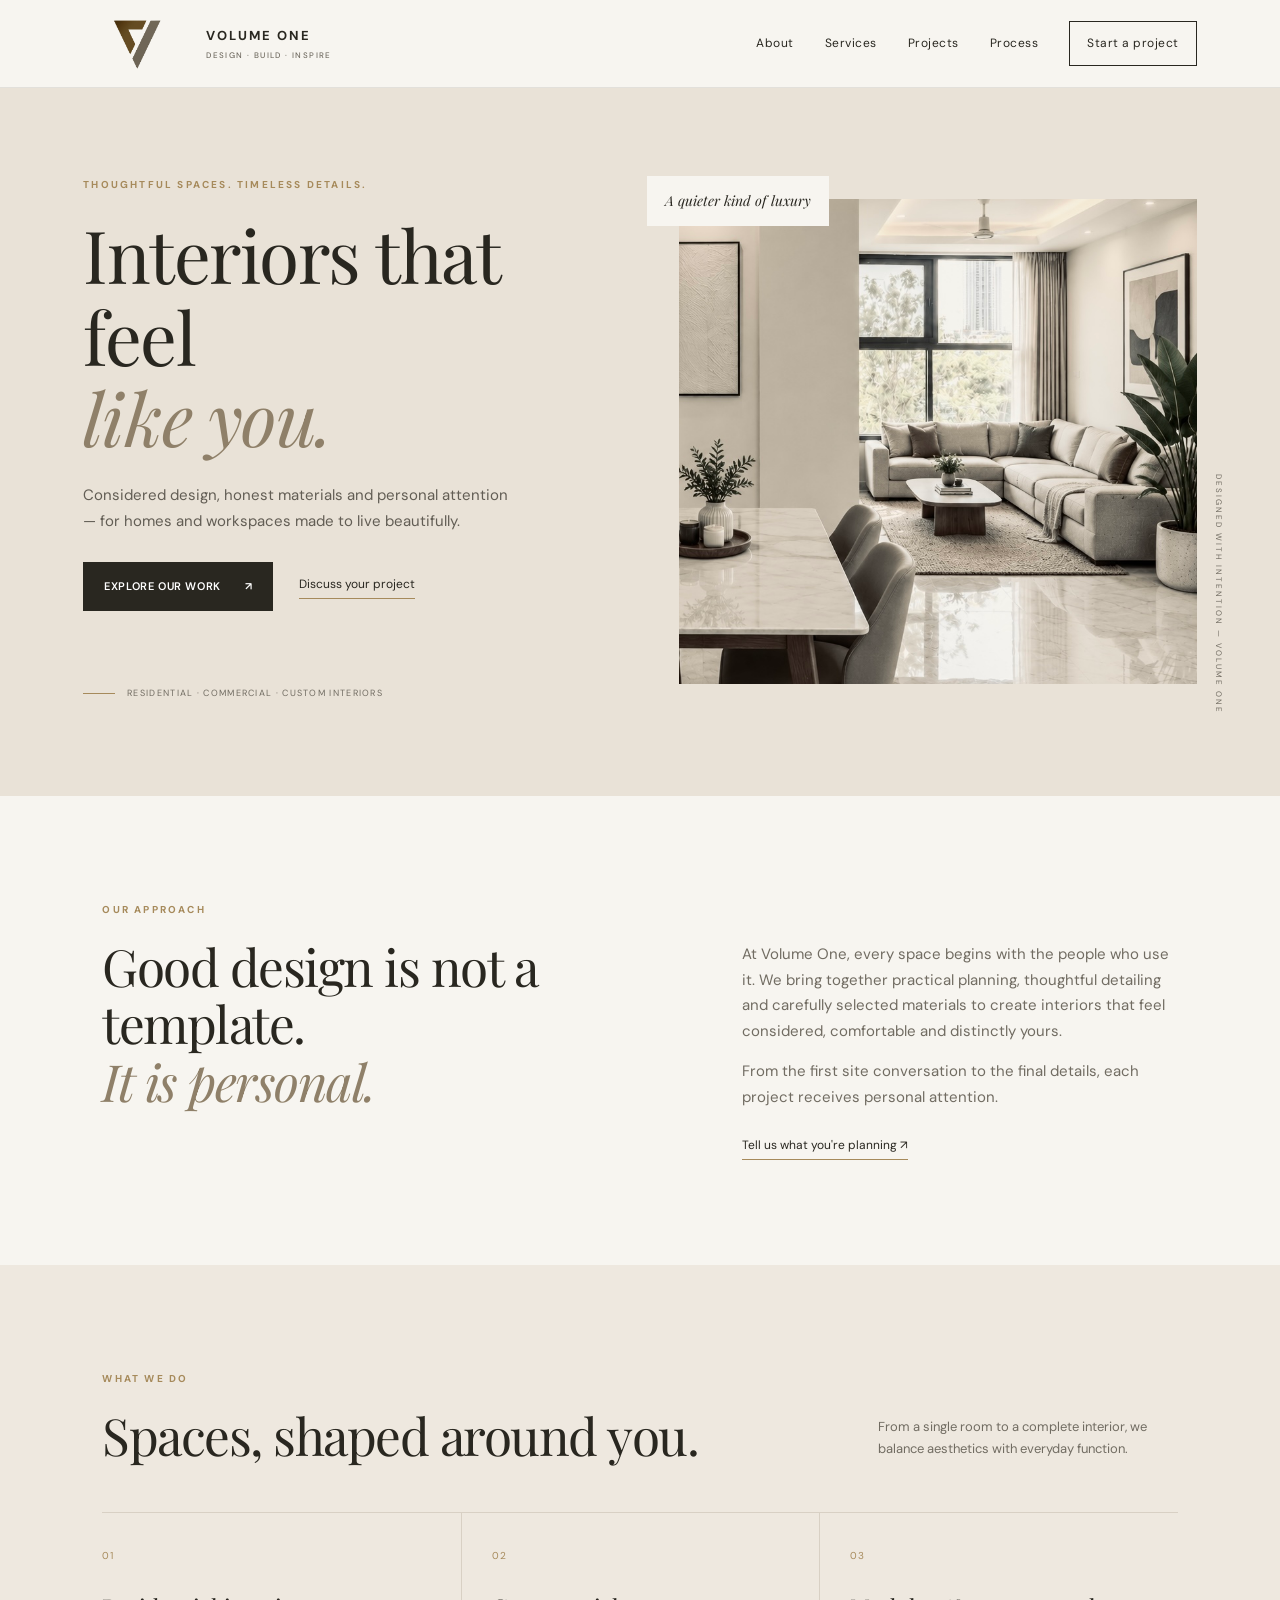
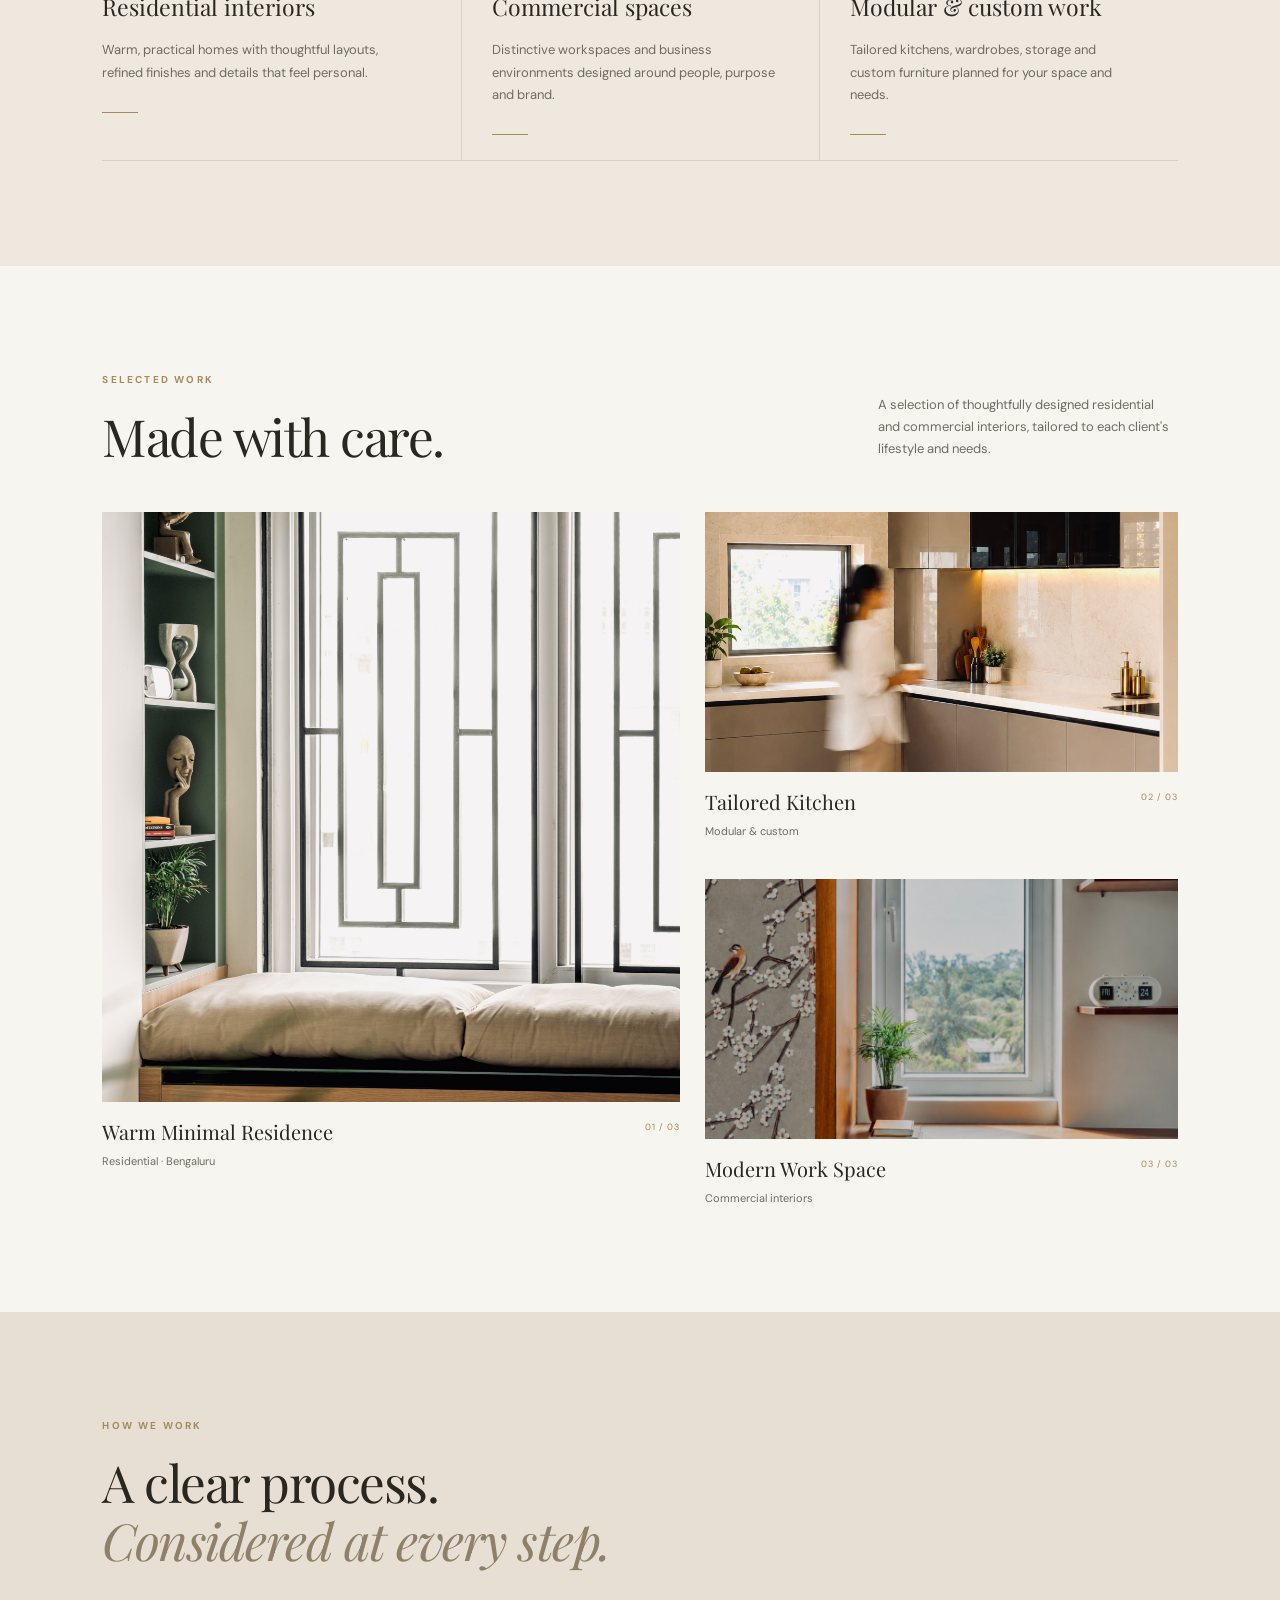
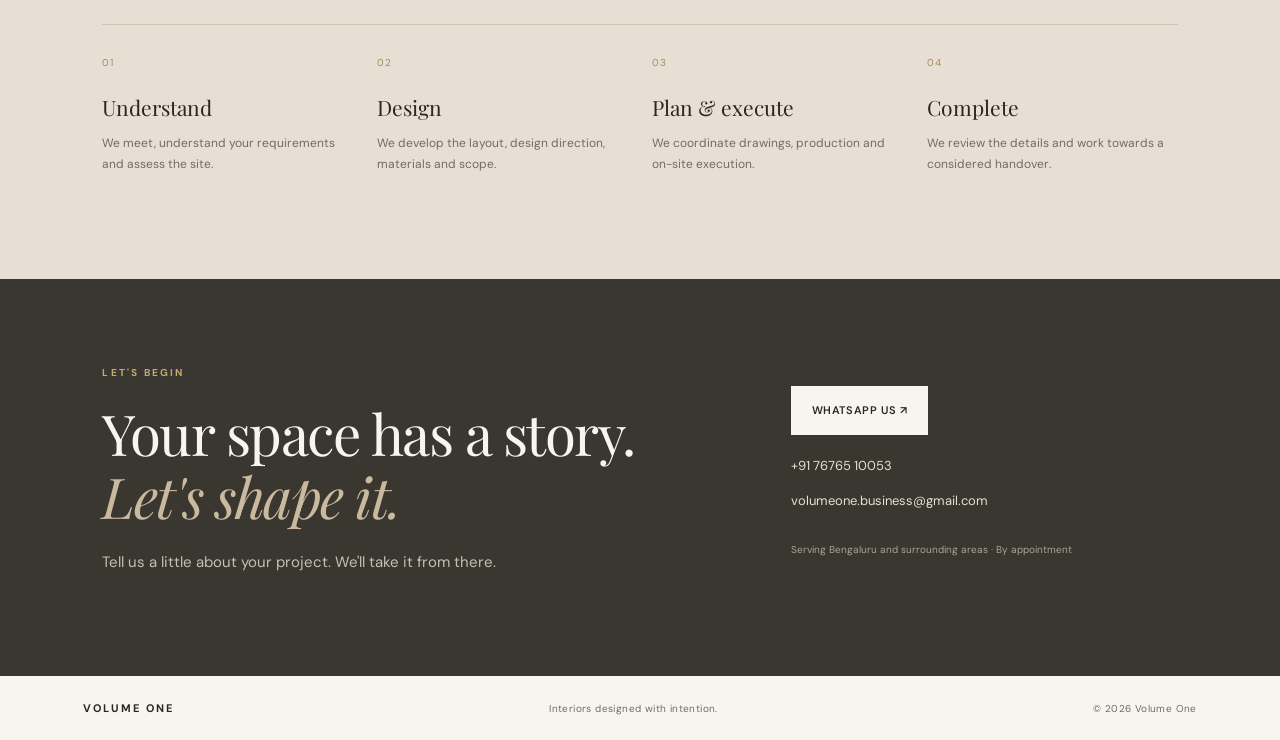
<file: index.html>
<!doctype html>
<html lang="en">
<head>
  <meta charset="utf-8">
  <meta name="viewport" content="width=device-width, initial-scale=1">
  <meta name="description" content="Volume One creates thoughtful residential and commercial interiors, blending refined design, quality materials and personal project attention.">
  <meta name="theme-color" content="#e9e2d7">
  <title>Volume One | Interior Design & Turnkey Interiors</title>
  <link rel="stylesheet" href="style.css">
</head>
<body>
  <header class="site-header">
    <a class="brand" href="#home" aria-label="Volume One home">
      <span class="brand-mark">V<span>O</span></span>
      <span class="brand-name">VOLUME ONE<small>DESIGN · BUILD · INSPIRE</small></span>
    </a>
    <button class="menu-toggle" aria-label="Open navigation" aria-expanded="false">☰</button>
    <nav class="nav">
      <a href="#about">About</a><a href="#services">Services</a><a href="#projects">Projects</a><a href="#process">Process</a><a class="nav-cta" href="#contact">Start a project</a>
    </nav>
  </header>

  <main>
    <section class="hero" id="home">
      <div class="hero-copy">
        <p class="eyebrow">THOUGHTFUL SPACES. TIMELESS DETAILS.</p>
        <h1>Interiors that feel<br><em>like you.</em></h1>
        <p class="hero-text">Considered design, honest materials and personal attention — for homes and workspaces made to live beautifully.</p>
        <div class="hero-actions"><a class="button button-dark" href="#projects">Explore our work <span>↗</span></a><a class="text-link" href="#contact">Discuss your project</a></div>
        <div class="hero-note"><span class="small-rule"></span> RESIDENTIAL · COMMERCIAL · CUSTOM INTERIORS</div>
      </div>
      <div class="hero-visual">
        <div class="visual-label">A quieter kind of luxury</div>
        <div class="hero-image" style="background-image: url('projects/Living.PNG'); background-size: cover; background-position: center;"></div>
        <div class="vertical-note">DESIGNED WITH INTENTION — VOLUME ONE</div>
      </div>
    </section>

    <section class="intro section-wrap" id="about">
      <p class="eyebrow">OUR APPROACH</p>
      <div class="intro-grid">
        <h2>Good design is not a template.<br><em>It is personal.</em></h2>
        <div><p>At Volume One, every space begins with the people who use it. We bring together practical planning, thoughtful detailing and carefully selected materials to create interiors that feel considered, comfortable and distinctly yours.</p><p>From the first site conversation to the final details, each project receives personal attention.</p><a class="text-link" href="#contact">Tell us what you're planning ↗</a></div>
      </div>
    </section>

    <section class="services section-wrap" id="services">
      <div class="section-heading"><div><p class="eyebrow">WHAT WE DO</p><h2>Spaces, shaped around you.</h2></div><p>From a single room to a complete interior, we balance aesthetics with everyday function.</p></div>
      <div class="service-grid">
        <article class="service-card"><span class="service-no">01</span><h3>Residential interiors</h3><p>Warm, practical homes with thoughtful layouts, refined finishes and details that feel personal.</p><span class="service-line"></span></article>
        <article class="service-card"><span class="service-no">02</span><h3>Commercial spaces</h3><p>Distinctive workspaces and business environments designed around people, purpose and brand.</p><span class="service-line"></span></article>
        <article class="service-card"><span class="service-no">03</span><h3>Modular & custom work</h3><p>Tailored kitchens, wardrobes, storage and custom furniture planned for your space and needs.</p><span class="service-line"></span></article>
      </div>
    </section>

    <section class="projects section-wrap" id="projects">
      <div class="section-heading"><div><p class="eyebrow">SELECTED WORK</p><h2>Made with care.</h2></div><p>A selection of thoughtfully designed residential and commercial interiors, tailored to each client's lifestyle and needs.</p></div>
      <div class="project-grid">
        <article class="project project-large"><div class="project-photo" style="background-image:url('projects/Bedroom%20001.png'); background-size:cover; background-position:center;"></div><div class="project-caption"><div><h3>Warm Minimal Residence</h3><p>Residential · Bengaluru</p></div><span>01 / 03</span></div></article>
        <article class="project"><div class="project-photo" style="background-image:url('projects/Kitchen.PNG'); background-size:cover; background-position:center;"></div><div class="project-caption"><div><h3>Tailored Kitchen</h3><p>Modular & custom</p></div><span>02 / 03</span></div></article>
        <article class="project"><div class="project-photo" style="background-image:url('projects/Master.PNG'); background-size:cover; background-position:center;"></div><div class="project-caption"><div><h3>Modern Work Space</h3><p>Commercial interiors</p></div><span>03 / 03</span></div></article>
      </div>
    </section>

    <section class="process section-wrap" id="process">
      <p class="eyebrow">HOW WE WORK</p><h2>A clear process.<br><em>Considered at every step.</em></h2>
      <div class="process-grid">
        <article><span>01</span><h3>Understand</h3><p>We meet, understand your requirements and assess the site.</p></article>
        <article><span>02</span><h3>Design</h3><p>We develop the layout, design direction, materials and scope.</p></article>
        <article><span>03</span><h3>Plan & execute</h3><p>We coordinate drawings, production and on-site execution.</p></article>
        <article><span>04</span><h3>Complete</h3><p>We review the details and work towards a considered handover.</p></article>
      </div>
    </section>

    <section class="contact" id="contact">
      <div><p class="eyebrow">LET'S BEGIN</p><h2>Your space has a story.<br><em>Let's shape it.</em></h2><p>Tell us a little about your project. We'll take it from there.</p></div>
      <div class="contact-actions">
        <!-- Replace the placeholders below before publishing. -->
        <a class="button button-light" href="https://wa.me/917676510053?text=Hello%20Volume%20One%2C%20I%27d%20like%20to%20discuss%20an%20interior%20project." target="_blank" rel="noopener">WhatsApp us ↗</a>
        <a class="contact-link" href="tel:+917676510053">+91 76765 10053</a>
        <a class="contact-link" href="mailto:volumeone.business@gmail.com">volumeone.business@gmail.com</a>
        <p class="contact-small">Serving Bengaluru and surrounding areas · By appointment</p>
      </div>
    </section>
  </main>
  <footer class="footer"><a class="footer-brand" href="#home">VOLUME ONE</a><span>Interiors designed with intention.</span><span>© <span id="year"></span> Volume One</span></footer>
  <script src="script.js"></script>
</body>
</html>
</file>
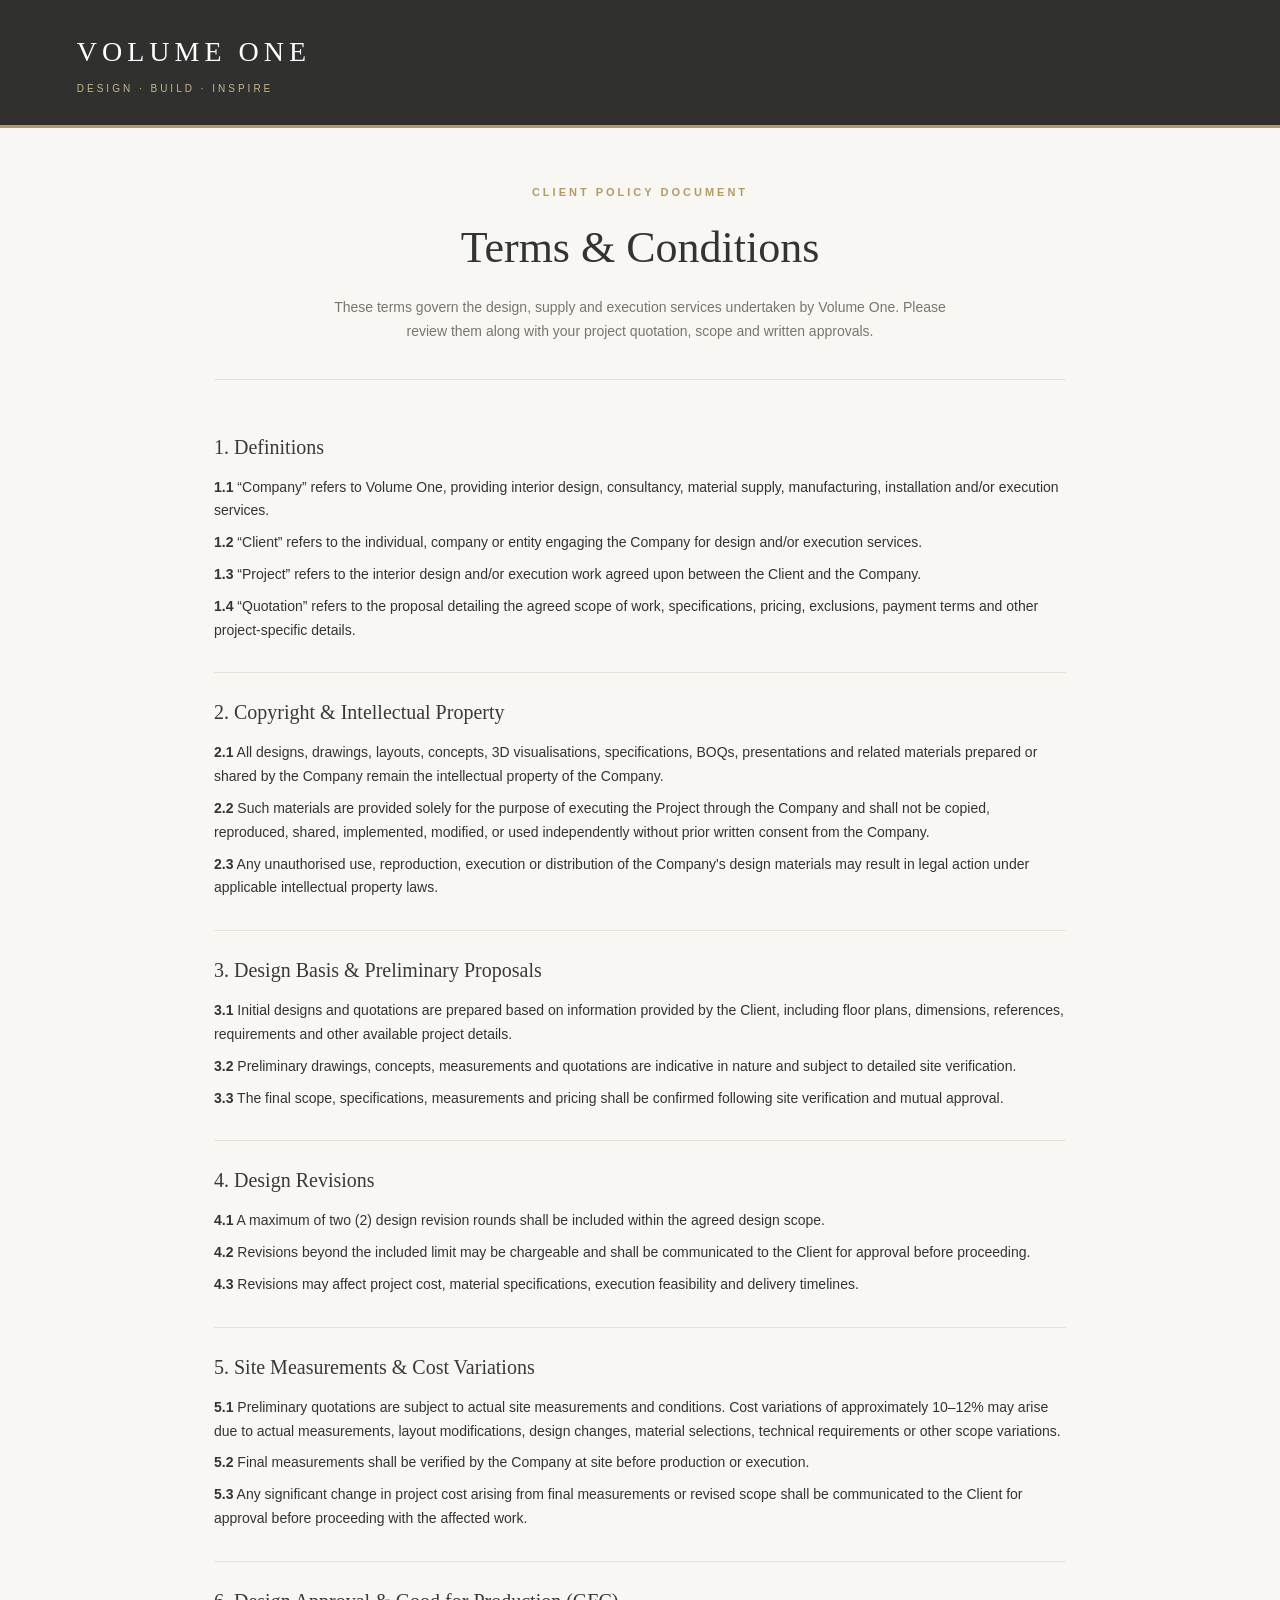
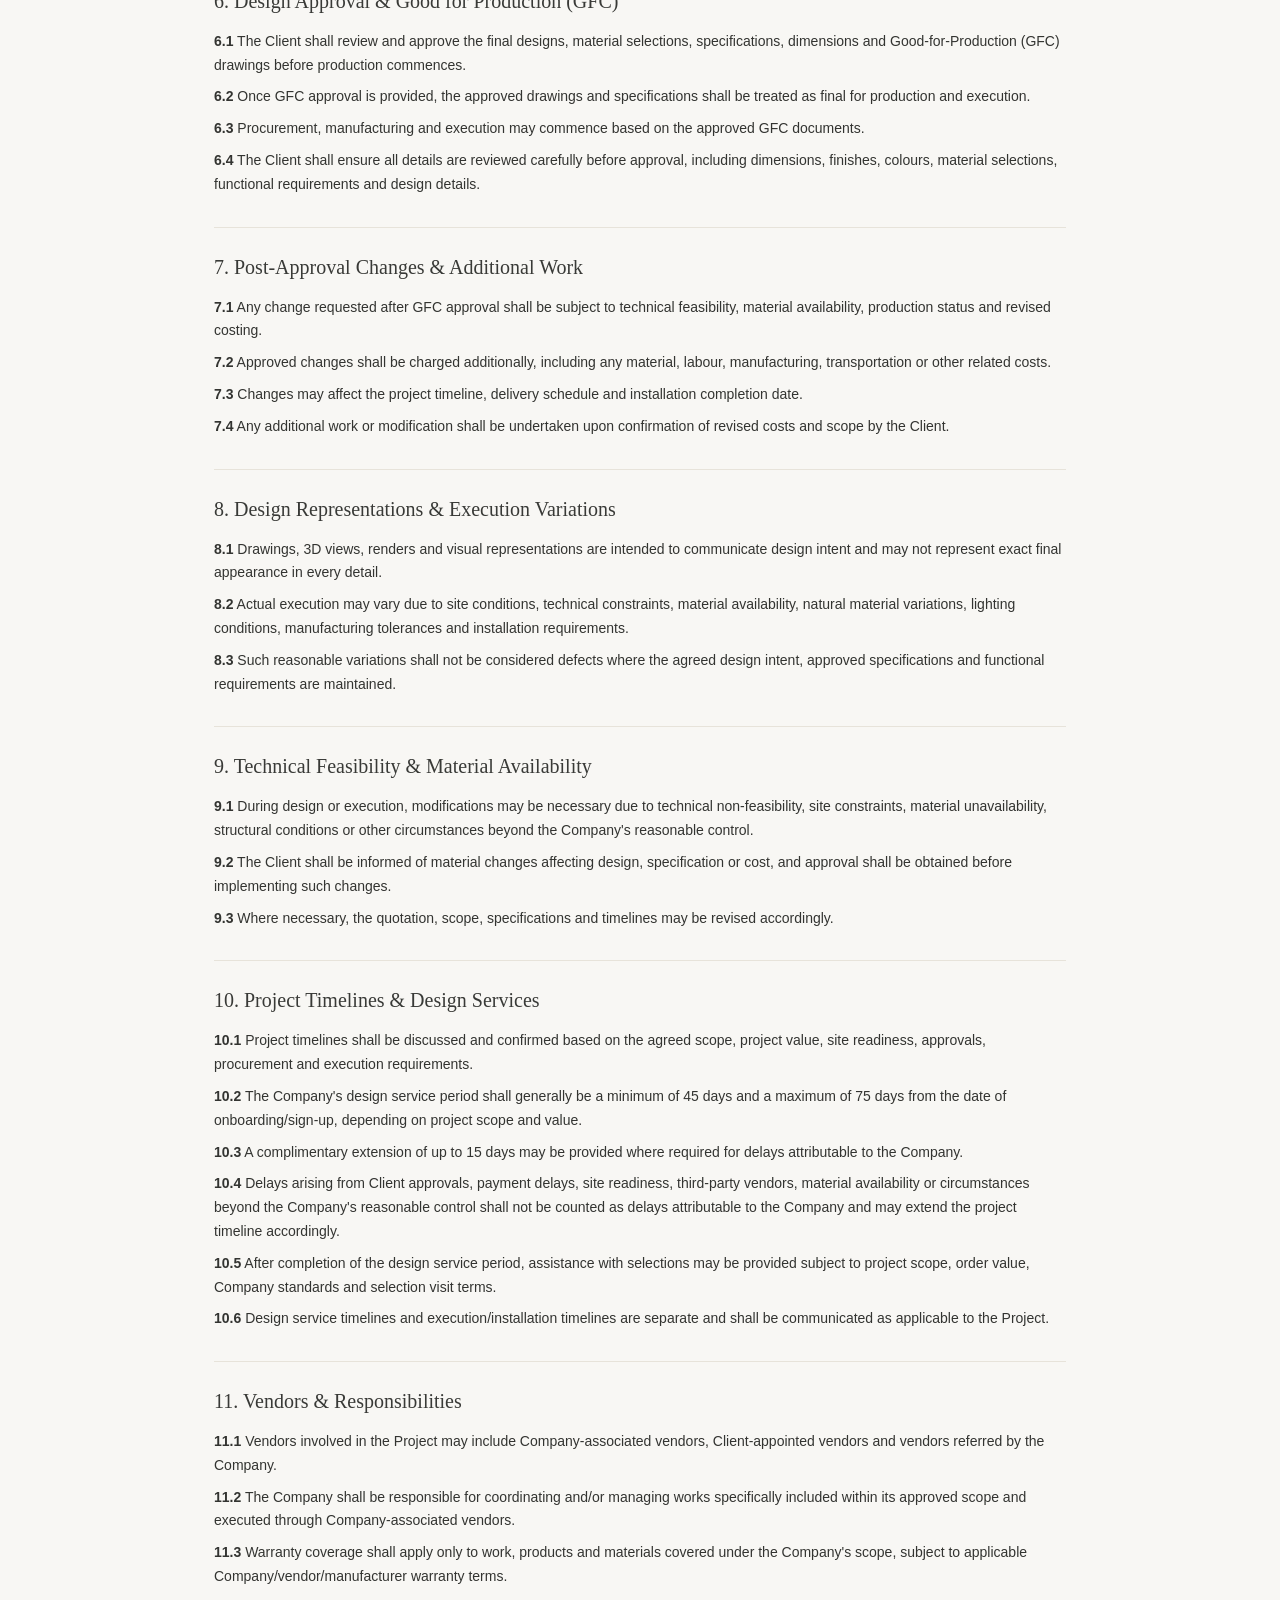
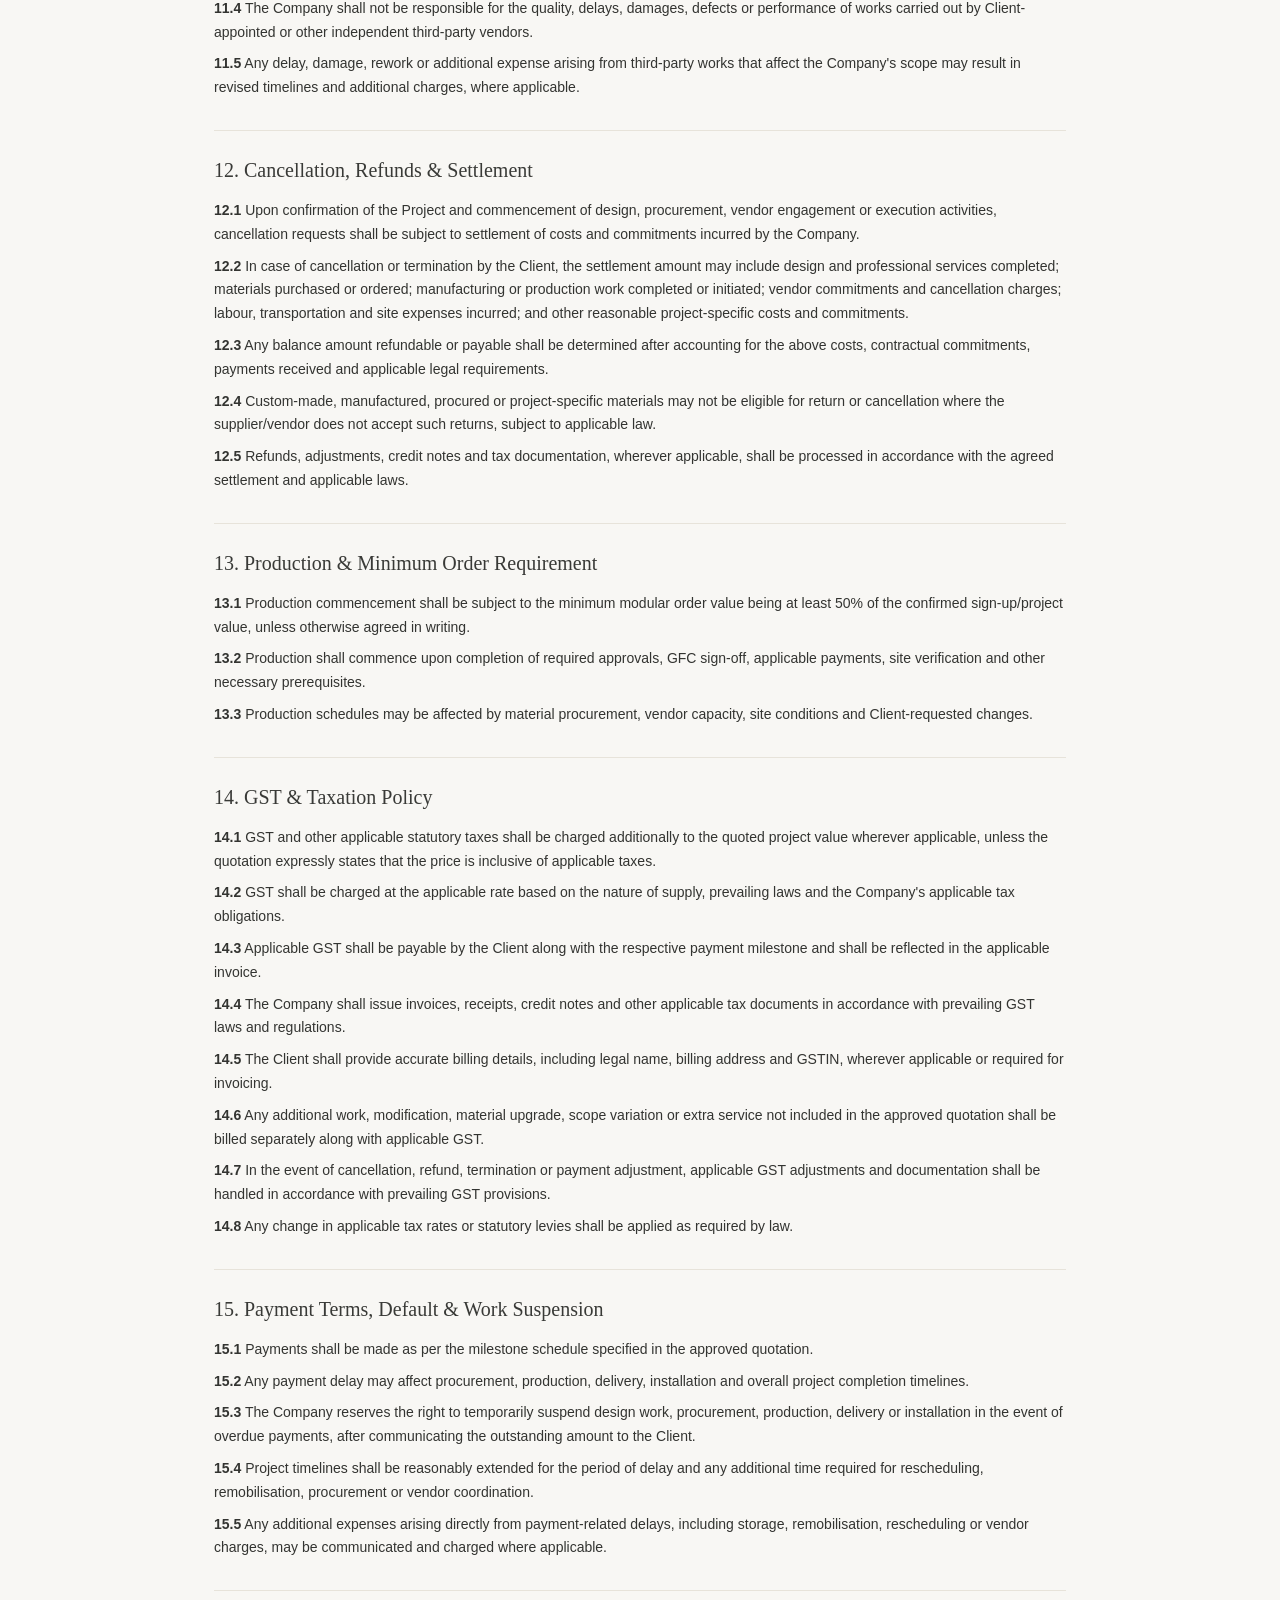
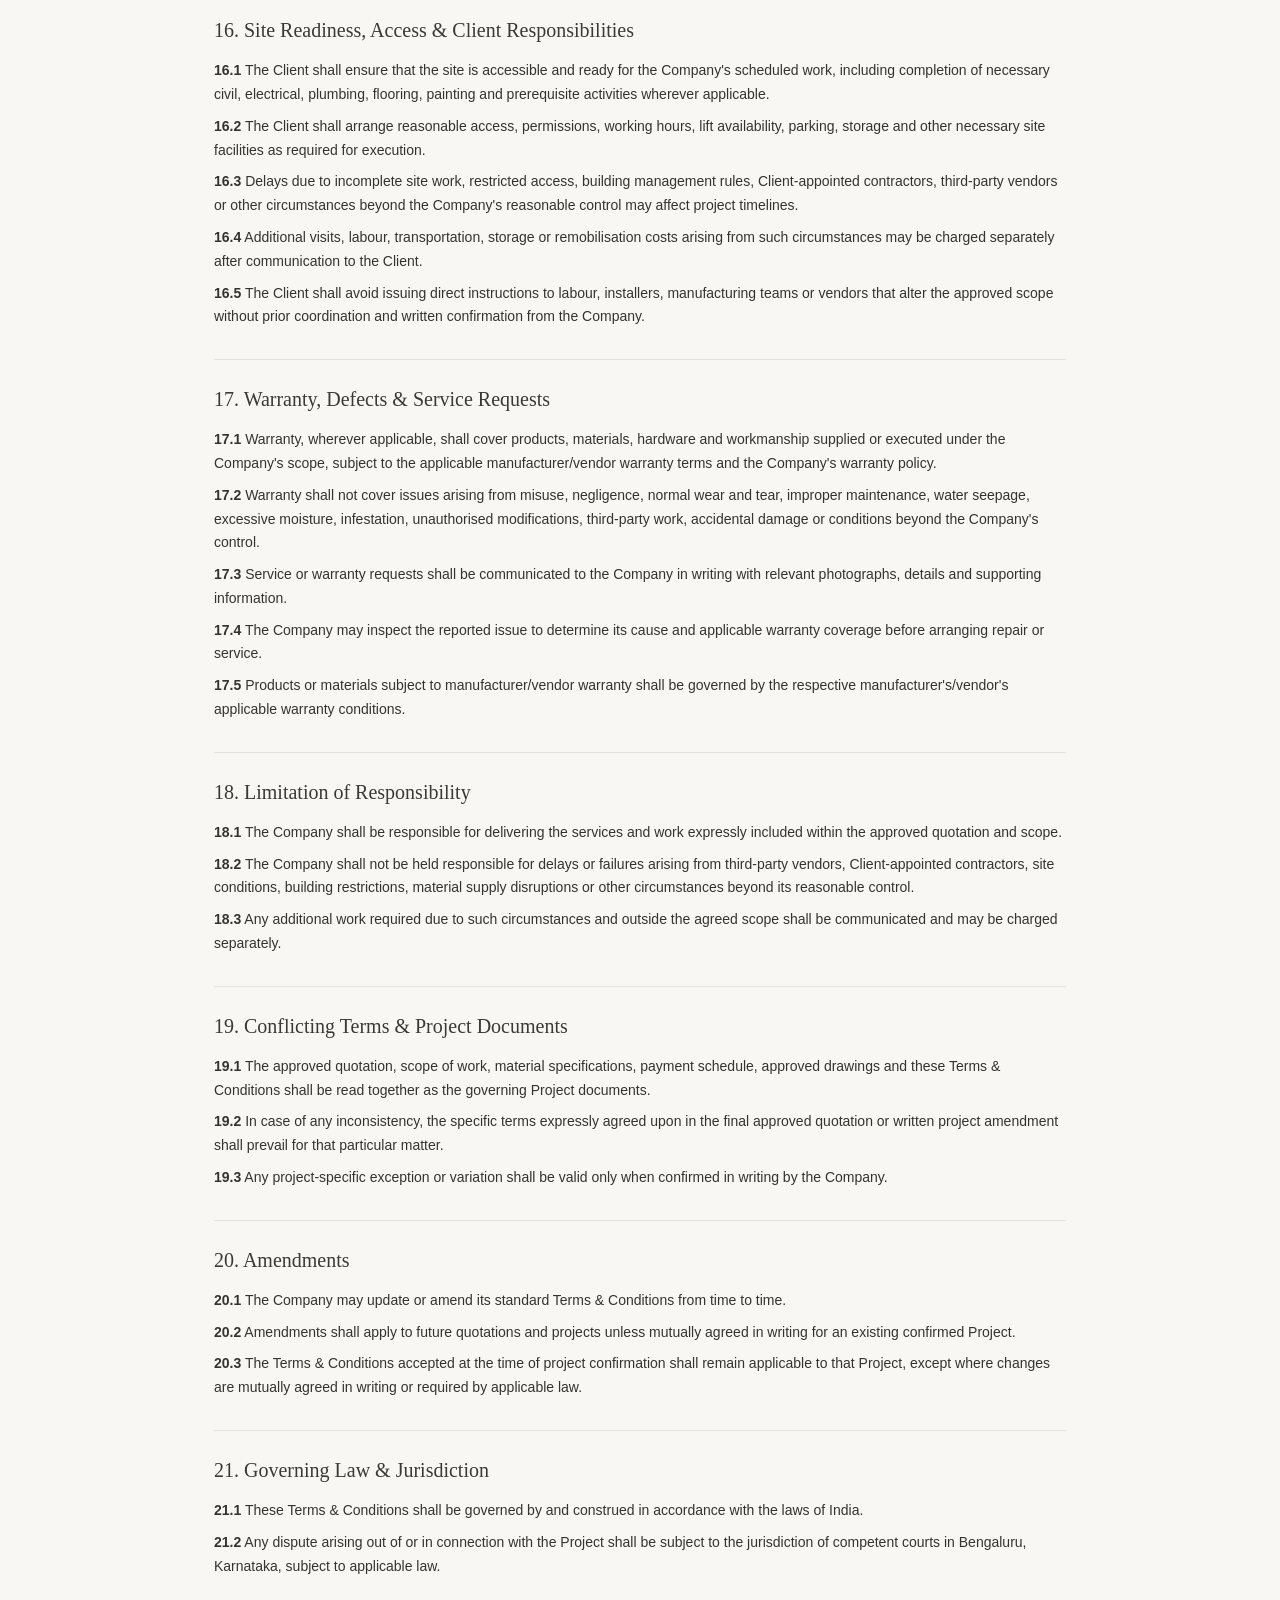
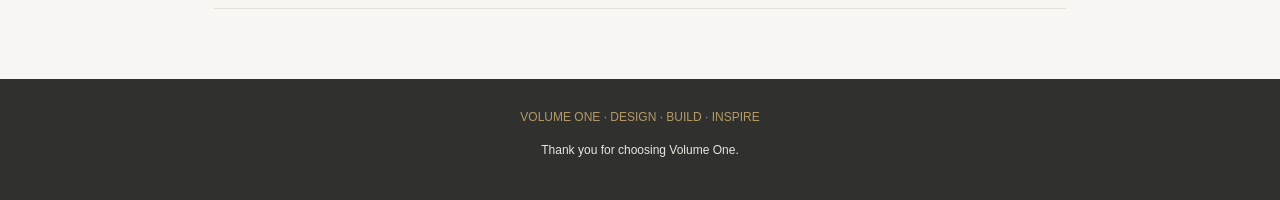
<file: terms-and-conditions.html>
<!DOCTYPE html>
<html lang="en">
<head>
<meta charset="UTF-8">
<meta name="viewport" content="width=device-width, initial-scale=1.0">
<meta name="description" content="Volume One Interior Design Terms and Conditions">
<title>Terms & Conditions | Volume One</title>
<style>
:root{--ink:#333431;--muted:#77766f;--gold:#b49a64;--paper:#f8f7f4;--line:#e7e3da;--white:#fff}
*{box-sizing:border-box}body{margin:0;background:var(--paper);color:var(--ink);font-family:Arial,Helvetica,sans-serif;line-height:1.7}
header{background:#30312f;color:#fff;padding:28px 6%;border-bottom:3px solid var(--gold)}.brand{font-family:Georgia,serif;font-size:28px;letter-spacing:5px}.tagline{font-size:10px;letter-spacing:3px;color:#c9b68d;margin-top:4px}
main{max-width:900px;margin:0 auto;padding:55px 24px 70px}.intro{text-align:center;padding-bottom:35px;border-bottom:1px solid var(--line);margin-bottom:28px}.eyebrow{color:var(--gold);text-transform:uppercase;letter-spacing:3px;font-size:11px;font-weight:bold}.intro h1{font-family:Georgia,serif;font-weight:normal;font-size:clamp(30px,5vw,44px);margin:10px 0}.intro p{color:var(--muted);margin:0 auto;max-width:620px;font-size:14px}
section{padding:22px 0;border-bottom:1px solid var(--line)}h2{font-family:Georgia,serif;font-size:20px;font-weight:normal;margin:0 0 12px;color:#393a37}section p{margin:8px 0;font-size:14px}strong{font-weight:600}footer{background:#30312f;color:#e8e5dd;text-align:center;padding:28px 15px;font-size:12px}footer .gold{color:var(--gold)}a{color:inherit}
@media(max-width:600px){header{padding:22px 20px}main{padding:35px 18px 50px}.brand{font-size:24px}section{padding:18px 0}section p{font-size:13.5px}}
</style>
</head>
<body>
<header><div class="brand">VOLUME ONE</div><div class="tagline">DESIGN · BUILD · INSPIRE</div></header>
<main>
<div class="intro"><div class="eyebrow">Client Policy Document</div><h1>Terms & Conditions</h1><p>These terms govern the design, supply and execution services undertaken by Volume One. Please review them along with your project quotation, scope and written approvals.</p></div>
<section><h2>1. Definitions</h2><p><strong>1.1</strong> “Company” refers to Volume One, providing interior design, consultancy, material supply, manufacturing, installation and/or execution services.</p><p><strong>1.2</strong> “Client” refers to the individual, company or entity engaging the Company for design and/or execution services.</p><p><strong>1.3</strong> “Project” refers to the interior design and/or execution work agreed upon between the Client and the Company.</p><p><strong>1.4</strong> “Quotation” refers to the proposal detailing the agreed scope of work, specifications, pricing, exclusions, payment terms and other project-specific details.</p></section>
<section><h2>2. Copyright & Intellectual Property</h2><p><strong>2.1</strong> All designs, drawings, layouts, concepts, 3D visualisations, specifications, BOQs, presentations and related materials prepared or shared by the Company remain the intellectual property of the Company.</p><p><strong>2.2</strong> Such materials are provided solely for the purpose of executing the Project through the Company and shall not be copied, reproduced, shared, implemented, modified, or used independently without prior written consent from the Company.</p><p><strong>2.3</strong> Any unauthorised use, reproduction, execution or distribution of the Company's design materials may result in legal action under applicable intellectual property laws.</p></section>
<section><h2>3. Design Basis & Preliminary Proposals</h2><p><strong>3.1</strong> Initial designs and quotations are prepared based on information provided by the Client, including floor plans, dimensions, references, requirements and other available project details.</p><p><strong>3.2</strong> Preliminary drawings, concepts, measurements and quotations are indicative in nature and subject to detailed site verification.</p><p><strong>3.3</strong> The final scope, specifications, measurements and pricing shall be confirmed following site verification and mutual approval.</p></section>
<section><h2>4. Design Revisions</h2><p><strong>4.1</strong> A maximum of two (2) design revision rounds shall be included within the agreed design scope.</p><p><strong>4.2</strong> Revisions beyond the included limit may be chargeable and shall be communicated to the Client for approval before proceeding.</p><p><strong>4.3</strong> Revisions may affect project cost, material specifications, execution feasibility and delivery timelines.</p></section>
<section><h2>5. Site Measurements & Cost Variations</h2><p><strong>5.1</strong> Preliminary quotations are subject to actual site measurements and conditions. Cost variations of approximately 10–12% may arise due to actual measurements, layout modifications, design changes, material selections, technical requirements or other scope variations.</p><p><strong>5.2</strong> Final measurements shall be verified by the Company at site before production or execution.</p><p><strong>5.3</strong> Any significant change in project cost arising from final measurements or revised scope shall be communicated to the Client for approval before proceeding with the affected work.</p></section>
<section><h2>6. Design Approval & Good for Production (GFC)</h2><p><strong>6.1</strong> The Client shall review and approve the final designs, material selections, specifications, dimensions and Good-for-Production (GFC) drawings before production commences.</p><p><strong>6.2</strong> Once GFC approval is provided, the approved drawings and specifications shall be treated as final for production and execution.</p><p><strong>6.3</strong> Procurement, manufacturing and execution may commence based on the approved GFC documents.</p><p><strong>6.4</strong> The Client shall ensure all details are reviewed carefully before approval, including dimensions, finishes, colours, material selections, functional requirements and design details.</p></section>
<section><h2>7. Post-Approval Changes & Additional Work</h2><p><strong>7.1</strong> Any change requested after GFC approval shall be subject to technical feasibility, material availability, production status and revised costing.</p><p><strong>7.2</strong> Approved changes shall be charged additionally, including any material, labour, manufacturing, transportation or other related costs.</p><p><strong>7.3</strong> Changes may affect the project timeline, delivery schedule and installation completion date.</p><p><strong>7.4</strong> Any additional work or modification shall be undertaken upon confirmation of revised costs and scope by the Client.</p></section>
<section><h2>8. Design Representations & Execution Variations</h2><p><strong>8.1</strong> Drawings, 3D views, renders and visual representations are intended to communicate design intent and may not represent exact final appearance in every detail.</p><p><strong>8.2</strong> Actual execution may vary due to site conditions, technical constraints, material availability, natural material variations, lighting conditions, manufacturing tolerances and installation requirements.</p><p><strong>8.3</strong> Such reasonable variations shall not be considered defects where the agreed design intent, approved specifications and functional requirements are maintained.</p></section>
<section><h2>9. Technical Feasibility & Material Availability</h2><p><strong>9.1</strong> During design or execution, modifications may be necessary due to technical non-feasibility, site constraints, material unavailability, structural conditions or other circumstances beyond the Company's reasonable control.</p><p><strong>9.2</strong> The Client shall be informed of material changes affecting design, specification or cost, and approval shall be obtained before implementing such changes.</p><p><strong>9.3</strong> Where necessary, the quotation, scope, specifications and timelines may be revised accordingly.</p></section>
<section><h2>10. Project Timelines & Design Services</h2><p><strong>10.1</strong> Project timelines shall be discussed and confirmed based on the agreed scope, project value, site readiness, approvals, procurement and execution requirements.</p><p><strong>10.2</strong> The Company's design service period shall generally be a minimum of 45 days and a maximum of 75 days from the date of onboarding/sign-up, depending on project scope and value.</p><p><strong>10.3</strong> A complimentary extension of up to 15 days may be provided where required for delays attributable to the Company.</p><p><strong>10.4</strong> Delays arising from Client approvals, payment delays, site readiness, third-party vendors, material availability or circumstances beyond the Company's reasonable control shall not be counted as delays attributable to the Company and may extend the project timeline accordingly.</p><p><strong>10.5</strong> After completion of the design service period, assistance with selections may be provided subject to project scope, order value, Company standards and selection visit terms.</p><p><strong>10.6</strong> Design service timelines and execution/installation timelines are separate and shall be communicated as applicable to the Project.</p></section>
<section><h2>11. Vendors & Responsibilities</h2><p><strong>11.1</strong> Vendors involved in the Project may include Company-associated vendors, Client-appointed vendors and vendors referred by the Company.</p><p><strong>11.2</strong> The Company shall be responsible for coordinating and/or managing works specifically included within its approved scope and executed through Company-associated vendors.</p><p><strong>11.3</strong> Warranty coverage shall apply only to work, products and materials covered under the Company's scope, subject to applicable Company/vendor/manufacturer warranty terms.</p><p><strong>11.4</strong> The Company shall not be responsible for the quality, delays, damages, defects or performance of works carried out by Client-appointed or other independent third-party vendors.</p><p><strong>11.5</strong> Any delay, damage, rework or additional expense arising from third-party works that affect the Company's scope may result in revised timelines and additional charges, where applicable.</p></section>
<section><h2>12. Cancellation, Refunds & Settlement</h2><p><strong>12.1</strong> Upon confirmation of the Project and commencement of design, procurement, vendor engagement or execution activities, cancellation requests shall be subject to settlement of costs and commitments incurred by the Company.</p><p><strong>12.2</strong> In case of cancellation or termination by the Client, the settlement amount may include design and professional services completed; materials purchased or ordered; manufacturing or production work completed or initiated; vendor commitments and cancellation charges; labour, transportation and site expenses incurred; and other reasonable project-specific costs and commitments.</p><p><strong>12.3</strong> Any balance amount refundable or payable shall be determined after accounting for the above costs, contractual commitments, payments received and applicable legal requirements.</p><p><strong>12.4</strong> Custom-made, manufactured, procured or project-specific materials may not be eligible for return or cancellation where the supplier/vendor does not accept such returns, subject to applicable law.</p><p><strong>12.5</strong> Refunds, adjustments, credit notes and tax documentation, wherever applicable, shall be processed in accordance with the agreed settlement and applicable laws.</p></section>
<section><h2>13. Production & Minimum Order Requirement</h2><p><strong>13.1</strong> Production commencement shall be subject to the minimum modular order value being at least 50% of the confirmed sign-up/project value, unless otherwise agreed in writing.</p><p><strong>13.2</strong> Production shall commence upon completion of required approvals, GFC sign-off, applicable payments, site verification and other necessary prerequisites.</p><p><strong>13.3</strong> Production schedules may be affected by material procurement, vendor capacity, site conditions and Client-requested changes.</p></section>
<section><h2>14. GST & Taxation Policy</h2><p><strong>14.1</strong> GST and other applicable statutory taxes shall be charged additionally to the quoted project value wherever applicable, unless the quotation expressly states that the price is inclusive of applicable taxes.</p><p><strong>14.2</strong> GST shall be charged at the applicable rate based on the nature of supply, prevailing laws and the Company's applicable tax obligations.</p><p><strong>14.3</strong> Applicable GST shall be payable by the Client along with the respective payment milestone and shall be reflected in the applicable invoice.</p><p><strong>14.4</strong> The Company shall issue invoices, receipts, credit notes and other applicable tax documents in accordance with prevailing GST laws and regulations.</p><p><strong>14.5</strong> The Client shall provide accurate billing details, including legal name, billing address and GSTIN, wherever applicable or required for invoicing.</p><p><strong>14.6</strong> Any additional work, modification, material upgrade, scope variation or extra service not included in the approved quotation shall be billed separately along with applicable GST.</p><p><strong>14.7</strong> In the event of cancellation, refund, termination or payment adjustment, applicable GST adjustments and documentation shall be handled in accordance with prevailing GST provisions.</p><p><strong>14.8</strong> Any change in applicable tax rates or statutory levies shall be applied as required by law.</p></section>
<section><h2>15. Payment Terms, Default & Work Suspension</h2><p><strong>15.1</strong> Payments shall be made as per the milestone schedule specified in the approved quotation.</p><p><strong>15.2</strong> Any payment delay may affect procurement, production, delivery, installation and overall project completion timelines.</p><p><strong>15.3</strong> The Company reserves the right to temporarily suspend design work, procurement, production, delivery or installation in the event of overdue payments, after communicating the outstanding amount to the Client.</p><p><strong>15.4</strong> Project timelines shall be reasonably extended for the period of delay and any additional time required for rescheduling, remobilisation, procurement or vendor coordination.</p><p><strong>15.5</strong> Any additional expenses arising directly from payment-related delays, including storage, remobilisation, rescheduling or vendor charges, may be communicated and charged where applicable.</p></section>
<section><h2>16. Site Readiness, Access & Client Responsibilities</h2><p><strong>16.1</strong> The Client shall ensure that the site is accessible and ready for the Company's scheduled work, including completion of necessary civil, electrical, plumbing, flooring, painting and prerequisite activities wherever applicable.</p><p><strong>16.2</strong> The Client shall arrange reasonable access, permissions, working hours, lift availability, parking, storage and other necessary site facilities as required for execution.</p><p><strong>16.3</strong> Delays due to incomplete site work, restricted access, building management rules, Client-appointed contractors, third-party vendors or other circumstances beyond the Company's reasonable control may affect project timelines.</p><p><strong>16.4</strong> Additional visits, labour, transportation, storage or remobilisation costs arising from such circumstances may be charged separately after communication to the Client.</p><p><strong>16.5</strong> The Client shall avoid issuing direct instructions to labour, installers, manufacturing teams or vendors that alter the approved scope without prior coordination and written confirmation from the Company.</p></section>
<section><h2>17. Warranty, Defects & Service Requests</h2><p><strong>17.1</strong> Warranty, wherever applicable, shall cover products, materials, hardware and workmanship supplied or executed under the Company's scope, subject to the applicable manufacturer/vendor warranty terms and the Company's warranty policy.</p><p><strong>17.2</strong> Warranty shall not cover issues arising from misuse, negligence, normal wear and tear, improper maintenance, water seepage, excessive moisture, infestation, unauthorised modifications, third-party work, accidental damage or conditions beyond the Company's control.</p><p><strong>17.3</strong> Service or warranty requests shall be communicated to the Company in writing with relevant photographs, details and supporting information.</p><p><strong>17.4</strong> The Company may inspect the reported issue to determine its cause and applicable warranty coverage before arranging repair or service.</p><p><strong>17.5</strong> Products or materials subject to manufacturer/vendor warranty shall be governed by the respective manufacturer's/vendor's applicable warranty conditions.</p></section>
<section><h2>18. Limitation of Responsibility</h2><p><strong>18.1</strong> The Company shall be responsible for delivering the services and work expressly included within the approved quotation and scope.</p><p><strong>18.2</strong> The Company shall not be held responsible for delays or failures arising from third-party vendors, Client-appointed contractors, site conditions, building restrictions, material supply disruptions or other circumstances beyond its reasonable control.</p><p><strong>18.3</strong> Any additional work required due to such circumstances and outside the agreed scope shall be communicated and may be charged separately.</p></section>
<section><h2>19. Conflicting Terms & Project Documents</h2><p><strong>19.1</strong> The approved quotation, scope of work, material specifications, payment schedule, approved drawings and these Terms & Conditions shall be read together as the governing Project documents.</p><p><strong>19.2</strong> In case of any inconsistency, the specific terms expressly agreed upon in the final approved quotation or written project amendment shall prevail for that particular matter.</p><p><strong>19.3</strong> Any project-specific exception or variation shall be valid only when confirmed in writing by the Company.</p></section>
<section><h2>20. Amendments</h2><p><strong>20.1</strong> The Company may update or amend its standard Terms & Conditions from time to time.</p><p><strong>20.2</strong> Amendments shall apply to future quotations and projects unless mutually agreed in writing for an existing confirmed Project.</p><p><strong>20.3</strong> The Terms & Conditions accepted at the time of project confirmation shall remain applicable to that Project, except where changes are mutually agreed in writing or required by applicable law.</p></section>
<section><h2>21. Governing Law & Jurisdiction</h2><p><strong>21.1</strong> These Terms & Conditions shall be governed by and construed in accordance with the laws of India.</p><p><strong>21.2</strong> Any dispute arising out of or in connection with the Project shall be subject to the jurisdiction of competent courts in Bengaluru, Karnataka, subject to applicable law.</p></section>
</main>
<footer><div class="gold">VOLUME ONE · DESIGN · BUILD · INSPIRE</div><p>Thank you for choosing Volume One.</p></footer>
</body></html>
</file>
<file: style.css>
@import url('https://fonts.googleapis.com/css2?family=DM+Sans:wght@400;500;600;700&family=Playfair+Display:ital,wght@0,400;0,500;1,400;1,500&display=swap');
:root{--ink:#292720;--muted:#716c62;--paper:#f7f5f0;--sand:#e9e2d7;--taupe:#b9ad9b;--gold:#a68a5b;--line:#d8d0c4;--serif:"Playfair Display",Georgia,serif;--sans:"DM Sans",Arial,sans-serif}
*{box-sizing:border-box}html{scroll-behavior:smooth;scroll-padding-top:90px}body{margin:0;background:var(--paper);color:var(--ink);font-family:var(--sans);font-size:15px;line-height:1.7}a{color:inherit;text-decoration:none}.site-header{height:88px;padding:0 6.5%;display:flex;align-items:center;justify-content:space-between;border-bottom:1px solid rgba(41,39,32,.1);background:rgba(247,245,240,.95);position:sticky;top:0;z-index:10;backdrop-filter:blur(12px)}.brand{display:flex;align-items:center;gap:13px}.brand-mark {
  width: 110px;
  height: 55px;
  display: flex;
  align-items: center;
  justify-content: center;
  border: none;
  background-image: url('volumeone%20logo.png');
  background-size: contain;
  background-repeat: no-repeat;
  background-position: center;
  font-size: 0;
  letter-spacing: 0;
}

.brand-mark span {
  display: none;
}.brand-name{font-size:13px;letter-spacing:2px;font-weight:700}.brand-name small{display:block;font-size:8px;letter-spacing:1.4px;font-weight:500;color:var(--muted);margin-top:2px}.nav{display:flex;align-items:center;gap:31px;font-size:12px;letter-spacing:.5px}.nav a:not(.nav-cta):hover,.text-link:hover{color:var(--gold)}.nav-cta{border:1px solid var(--ink);padding:11px 17px}.nav-cta:hover{background:var(--ink);color:white}.menu-toggle{display:none;background:none;border:0;font-size:24px;color:var(--ink)}.hero{display:grid;grid-template-columns:1fr 1fr;min-height:650px;background:var(--sand);padding:68px 6.5% 70px;gap:7%}.hero-copy{align-self:center;padding:20px 0 25px}.eyebrow{font-size:10px;letter-spacing:2.2px;font-weight:700;color:var(--gold);margin:0 0 20px}.hero h1,.intro h2,.section-heading h2,.process h2,.contact h2{font-family:var(--serif);font-weight:400;letter-spacing:-1.5px;line-height:1.12;margin:0}.hero h1{font-size:clamp(48px,5.7vw,78px)}h1 em,h2 em{font-weight:400;color:#8f8069}.hero-text{max-width:430px;color:#625d54;font-size:15px;margin:25px 0 28px}.hero-actions{display:flex;align-items:center;gap:26px;flex-wrap:wrap}.button{display:inline-flex;align-items:center;gap:24px;padding:15px 21px;font-size:11px;letter-spacing:.6px;text-transform:uppercase;font-weight:600;transition:transform .2s,background .2s}.button:hover{transform:translateY(-2px)}.button-dark{background:var(--ink);color:#fff}.button-dark:hover{background:#51493c}.text-link{font-size:12px;border-bottom:1px solid var(--gold);padding-bottom:4px}.hero-note{display:flex;align-items:center;gap:12px;font-size:9px;letter-spacing:1.3px;color:var(--muted);margin-top:75px}.small-rule{height:1px;width:32px;background:var(--gold)}.hero-visual{position:relative;min-height:490px;display:flex;align-items:center}.hero-image{width:100%;height:485px;background:#d3c8b7}.image-placeholder{display:flex;align-items:center;justify-content:center;text-align:center;background:linear-gradient(135deg,#d7cdbf,#b7aa98);color:#fff;position:relative;overflow:hidden}.image-placeholder:before,.image-placeholder:after{content:"";position:absolute;border:1px solid rgba(255,255,255,.35);inset:22px}.image-placeholder:after{inset:34px}.image-placeholder span{font-size:9px;letter-spacing:2px;z-index:1;background:rgba(55,48,39,.22);padding:9px 12px}.visual-label{position:absolute;z-index:2;top:20px;left:-32px;background:var(--paper);padding:13px 18px;font-family:var(--serif);font-style:italic;font-size:14px}.vertical-note{position:absolute;right:-28px;bottom:12px;writing-mode:vertical-rl;font-size:8px;letter-spacing:2px;color:var(--muted)}.section-wrap{padding:105px 8%}.intro{background:var(--paper)}.intro-grid{display:grid;grid-template-columns:1.1fr .9fr;gap:10%;align-items:start}.intro h2,.section-heading h2,.process h2,.contact h2{font-size:clamp(34px,4vw,52px)}.intro-grid>div{max-width:490px;color:var(--muted)}.intro-grid p:first-child{margin-top:4px}.intro-grid .text-link{display:inline-block;margin-top:10px;color:var(--ink)}.services{background:#eee8df}.section-heading{display:flex;justify-content:space-between;gap:35px;align-items:end;margin-bottom:47px}.section-heading>p{max-width:300px;color:var(--muted);font-size:13px;margin:0 0 5px}.service-grid{display:grid;grid-template-columns:repeat(3,1fr);border-top:1px solid var(--line)}.service-card{padding:29px 30px 25px 0;border-bottom:1px solid var(--line);min-height:230px}.service-card+.service-card{padding-left:30px;border-left:1px solid var(--line)}.service-no{font-size:10px;color:var(--gold);letter-spacing:1px}.service-card h3,.process-grid h3,.project-caption h3{font-family:var(--serif);font-size:23px;font-weight:400;margin:20px 0 10px}.service-card p,.process-grid p{color:var(--muted);font-size:13px;max-width:290px}.service-line{display:block;width:36px;height:1px;background:var(--gold);margin-top:28px}.projects{background:var(--paper)}.project-grid{display:grid;grid-template-columns:1.1fr .9fr;gap:38px 25px}.project-large{grid-row:span 2}.project-photo{height:260px}.project-large .project-photo{height:590px}.project:nth-child(2) .project-photo{background:linear-gradient(135deg,#c9c0b3,#968a79)}.project:nth-child(3) .project-photo{background:linear-gradient(135deg,#c3c4bc,#898c81)}.project-caption{display:flex;justify-content:space-between;align-items:start;padding-top:13px}.project-caption h3{font-size:20px;margin:0 0 3px}.project-caption p{font-size:11px;color:var(--muted);margin:0}.project-caption>span{font-size:9px;color:var(--gold);letter-spacing:1px;padding-top:5px}.process{background:#e7dfd3}.process h2{margin-bottom:55px}.process-grid{display:grid;grid-template-columns:repeat(4,1fr);gap:24px;border-top:1px solid #cfc4b4;padding-top:24px}.process-grid article>span{font-size:10px;color:var(--gold);letter-spacing:1px}.process-grid h3{font-size:21px;margin:15px 0 8px}.process-grid p{font-size:12px;margin:0}.contact{background:#39372f;color:#f7f5f0;padding:85px 8%;display:grid;grid-template-columns:1.2fr .8fr;gap:10%;align-items:center}.contact .eyebrow{color:#c5aa78}.contact h2{font-size:clamp(38px,4.4vw,58px)}.contact h2 em{color:#c8b99f}.contact>div:first-child>p:last-child{color:#c5c0b6;margin-top:23px}.contact-actions{display:flex;align-items:flex-start;flex-direction:column;gap:13px}.button-light{background:var(--paper);color:var(--ink);margin-bottom:7px}.contact-link{font-size:13px;color:#e5dfd4}.contact-small{font-size:10px;color:#aaa59a;margin-top:16px}.footer{padding:23px 6.5%;display:flex;justify-content:space-between;align-items:center;gap:15px;color:var(--muted);font-size:10px;letter-spacing:.4px}.footer-brand{font-size:11px;letter-spacing:2px;font-weight:700;color:var(--ink)}
@media(max-width:800px){.site-header{height:74px;padding:0 5%}.menu-toggle{display:block}.nav{display:none;position:absolute;top:73px;left:0;right:0;padding:20px 6%;background:var(--paper);border-bottom:1px solid var(--line);flex-direction:column;align-items:stretch;gap:17px}.nav.open{display:flex}.nav-cta{text-align:center}.hero{grid-template-columns:1fr;padding:47px 7% 55px;gap:35px}.hero h1{font-size:57px}.hero-note{margin-top:43px}.hero-visual{min-height:350px;margin:0 12px}.hero-image{height:360px}.visual-label{left:-12px}.vertical-note{right:-19px}.section-wrap{padding:72px 7%}.intro-grid{grid-template-columns:1fr;gap:22px}.section-heading{display:block}.section-heading>p{margin-top:20px}.service-grid{grid-template-columns:1fr}.service-card,.service-card+.service-card{padding:25px 0;border-left:0}.service-card{min-height:0}.service-line{margin-top:18px}.project-grid{grid-template-columns:1fr;gap:28px}.project-large{grid-row:auto}.project-large .project-photo{height:370px}.project-photo{height:270px}.process-grid{grid-template-columns:1fr 1fr;row-gap:30px}.contact{padding:68px 7%;grid-template-columns:1fr;gap:35px}.footer{padding:22px 6%;flex-wrap:wrap}.footer span:nth-child(2){display:none}}
@media(max-width:420px){.brand-mark{width:41px;height:41px;font-size:28px}.brand-name{font-size:11px}.brand-name small{font-size:7px}.hero h1{font-size:49px}.hero-image{height:310px}.process-grid{grid-template-columns:1fr}.project-large .project-photo{height:310px}}
</file>
